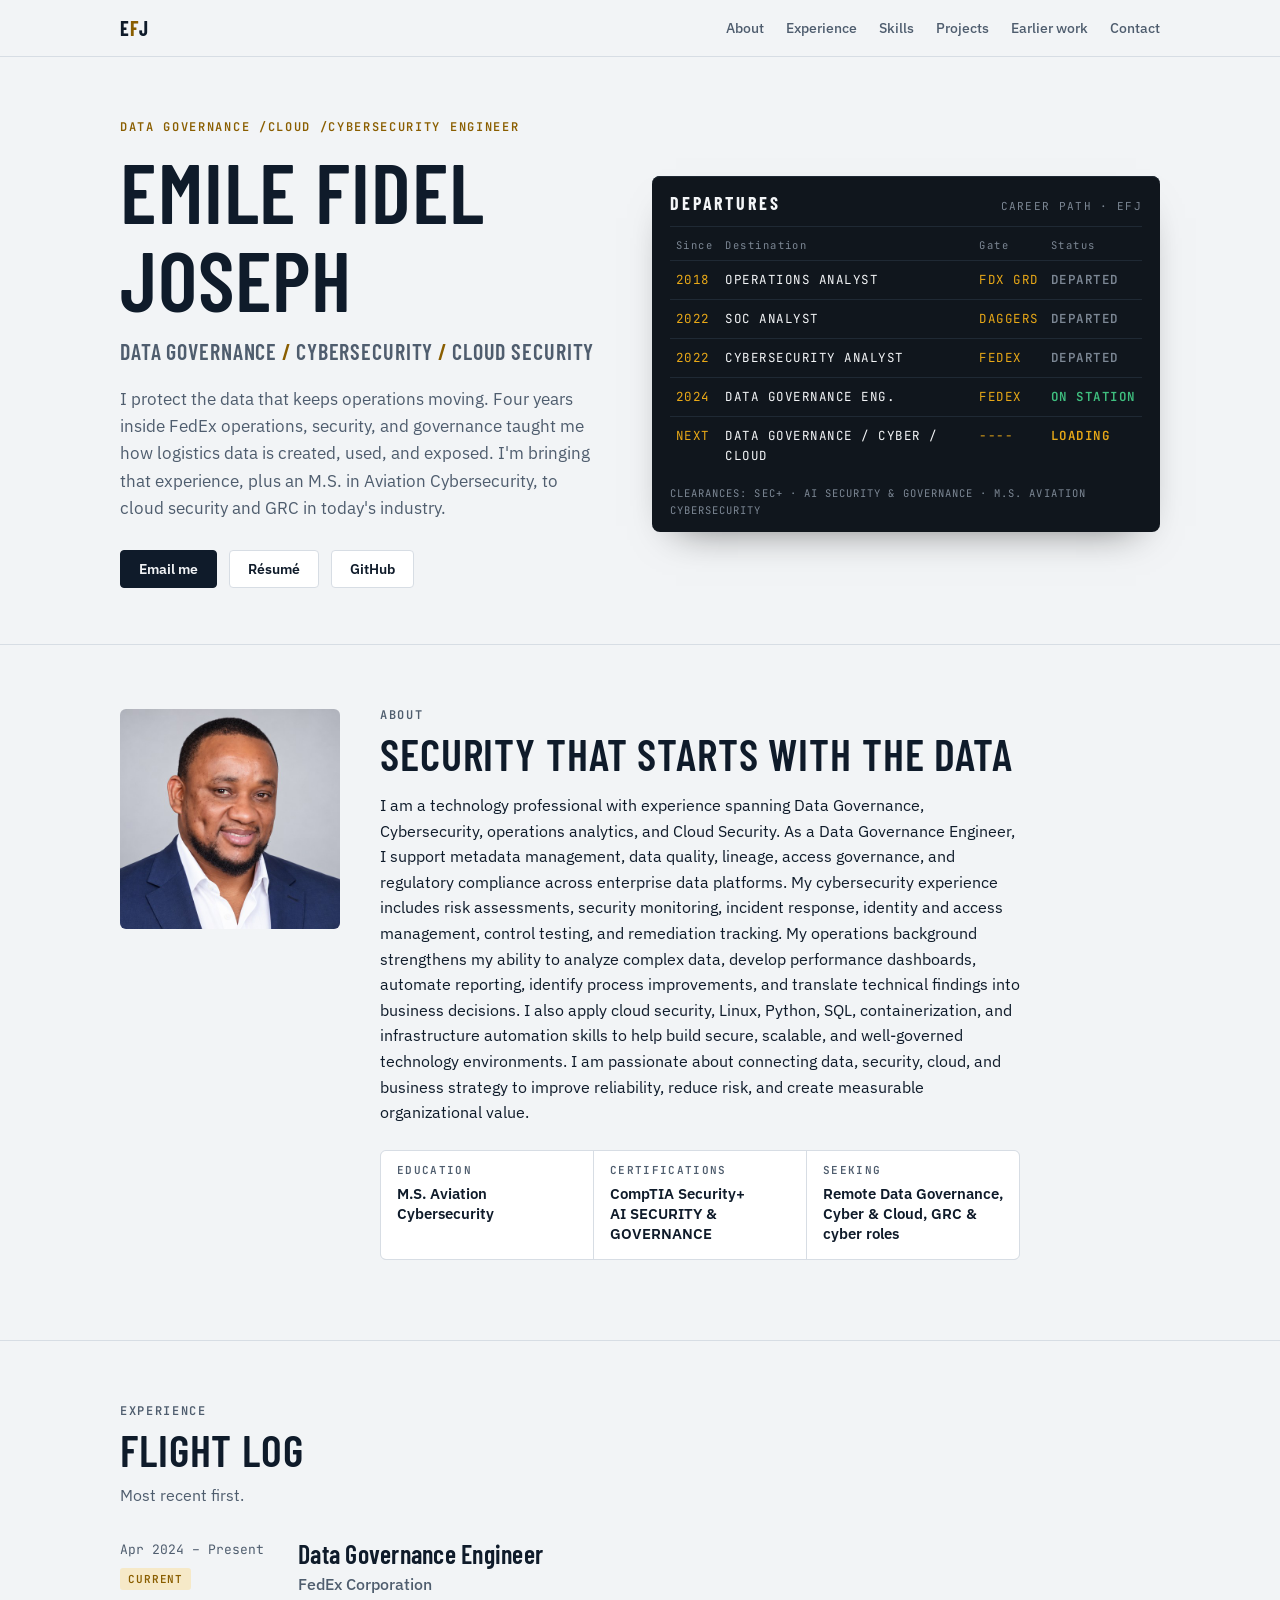
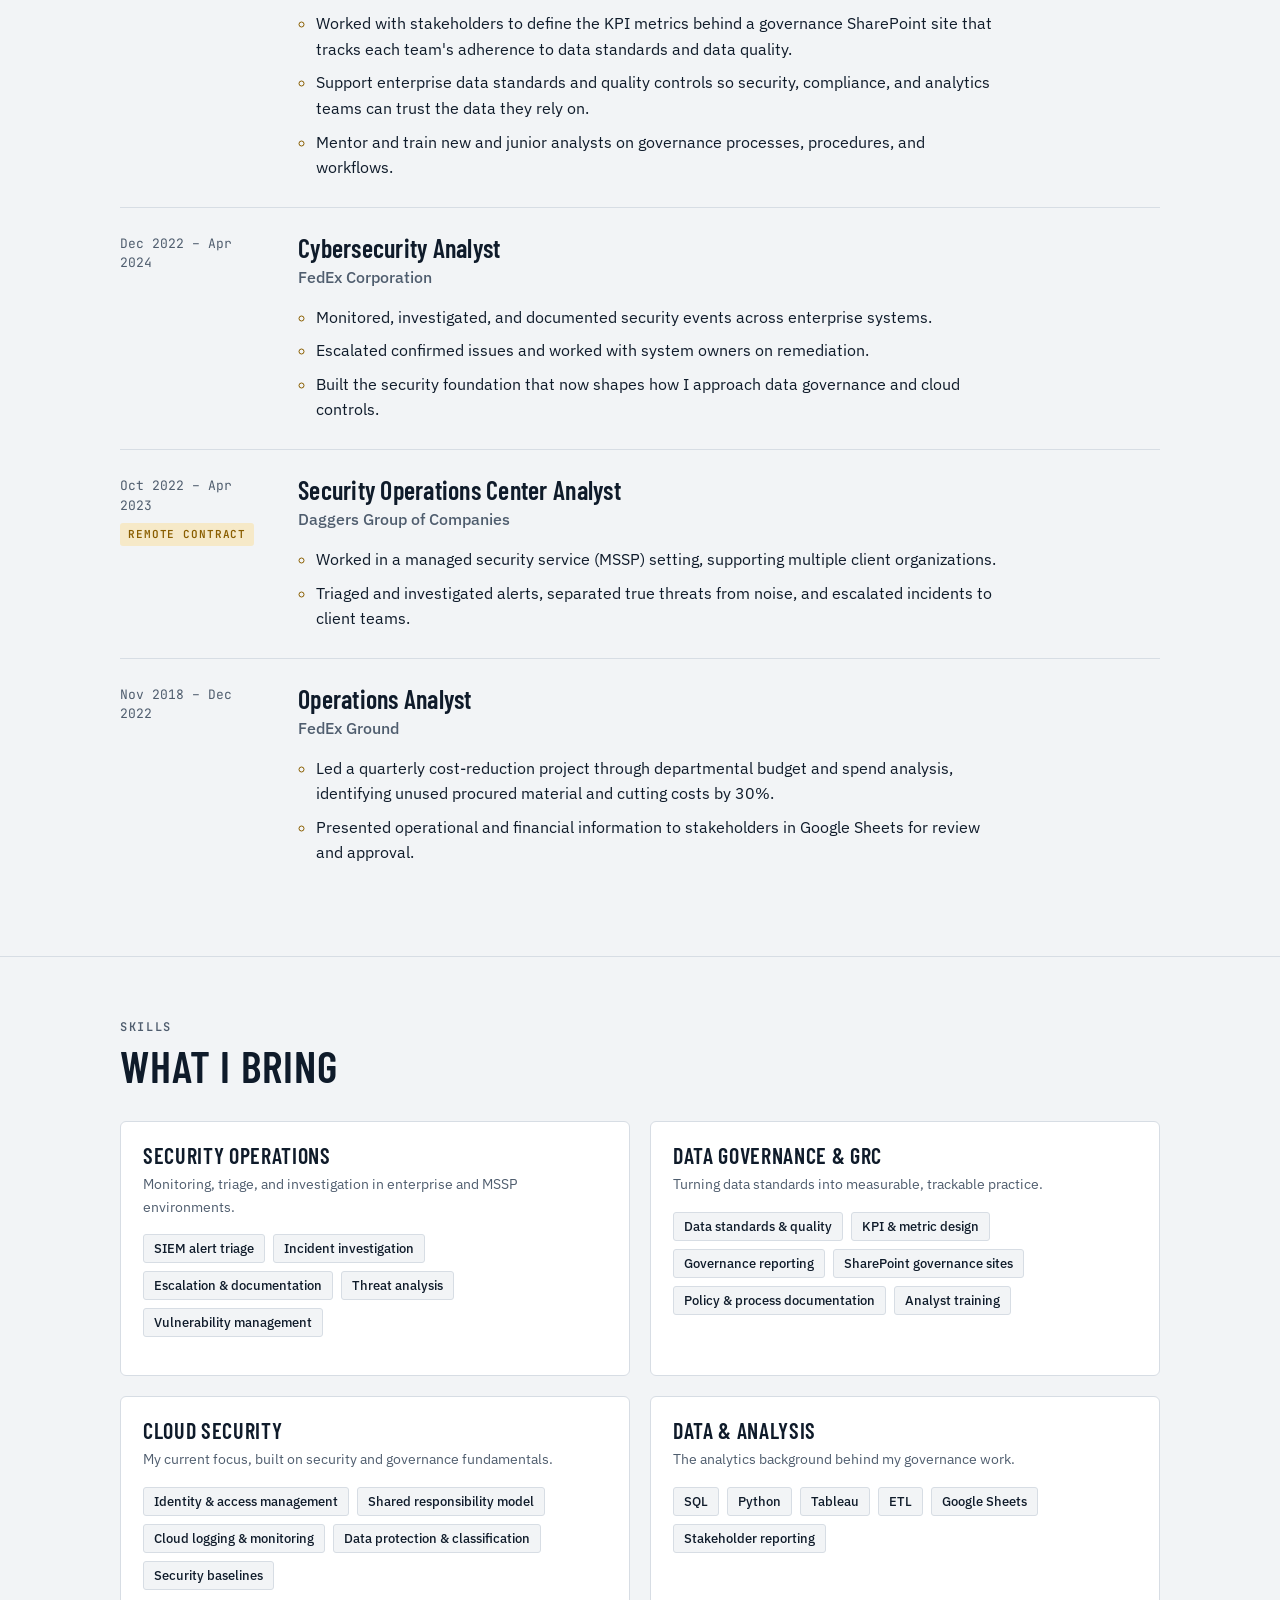
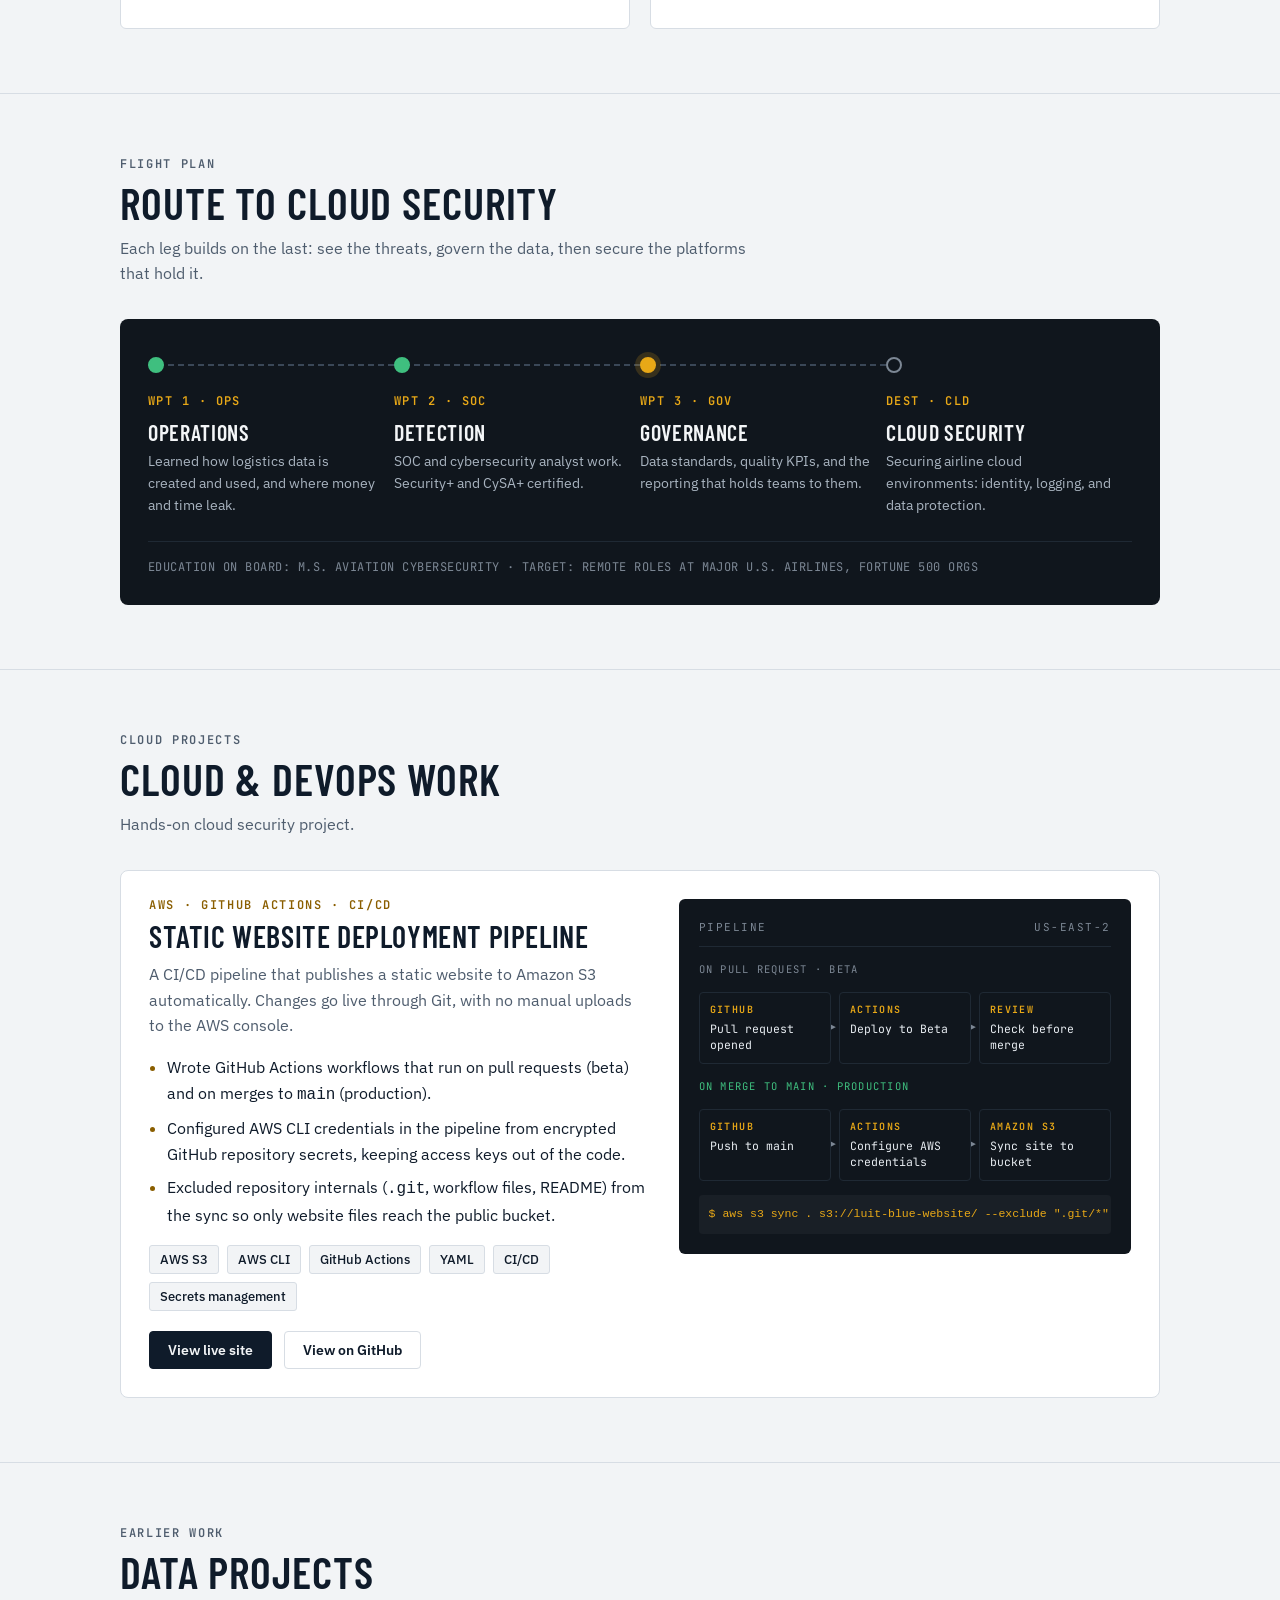
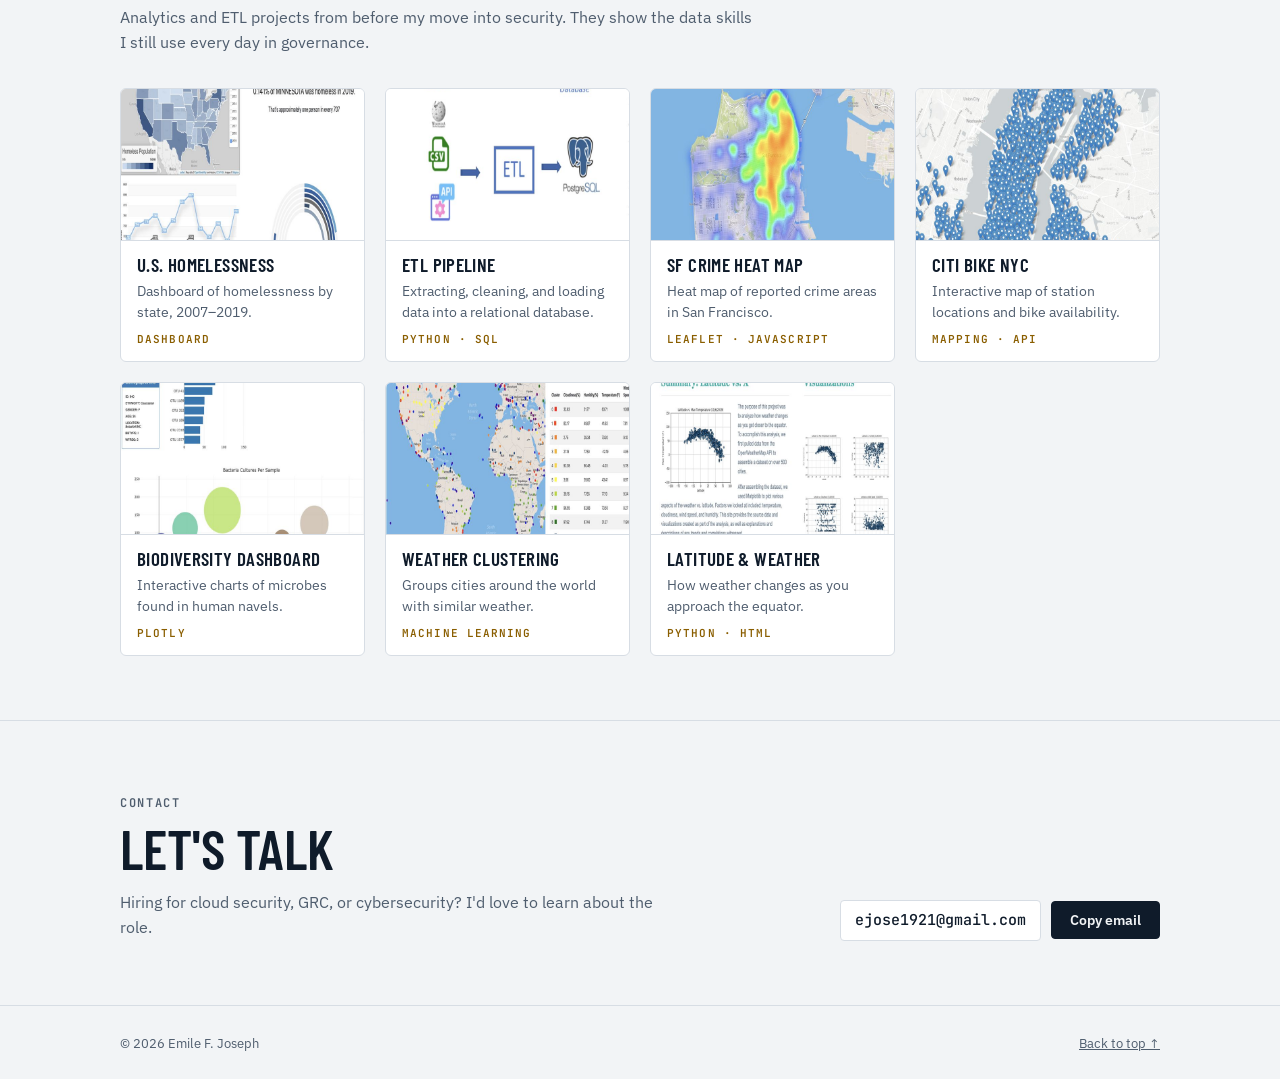
<file: index.html>
<!DOCTYPE html>
<html lang="en">
<head>
<meta charset="utf-8">
<meta name="viewport" content="width=device-width, initial-scale=1, viewport-fit=cover">
<meta name="description" content="Emile F. Joseph: cybersecurity, data governance, and cloud security. M.S. Aviation Cybersecurity, CompTIA Security+ and CySA+.">
<meta property="og:title" content="Emile F. Joseph">
<meta property="og:description" content="Cybersecurity, data governance, and cloud security.">
<meta property="og:image" content="Images/V2/headshot.jpg">
<title>Emile F. Joseph</title>
<link rel="preconnect" href="https://fonts.googleapis.com">
<link rel="preconnect" href="https://fonts.gstatic.com" crossorigin>
<link rel="stylesheet" href="https://fonts.googleapis.com/css2?family=Barlow+Condensed:wght@500;600;700&family=IBM+Plex+Sans:wght@400;500;600&family=JetBrains+Mono:wght@400;600&display=swap">
<style>
/* Layout: a single 1080px column; hero pairs the pitch with an airport departures board that charts the career path. */
:root{
  --bg:#F2F4F6; --surface:#FFFFFF; --ink:#0F1B2A; --muted:#4F5D6E; --line:#D7DDE4;
  --accent:#8A5E00; --accent-soft:#F6E9C8;
  --board:#10161D; --board-line:#1F2934; --flap:#E8A817; --flap-dim:#7C8794; --go:#3FBF7F;
  --display:"Barlow Condensed","Arial Narrow",Arial,sans-serif;
  --body:"IBM Plex Sans",system-ui,-apple-system,"Segoe UI",sans-serif;
  --mono:"JetBrains Mono",ui-monospace,Consolas,monospace;
  --wrap:1080px;
}
@media (prefers-color-scheme:dark){:root:not([data-theme="light"]){
  --bg:#0A0F15; --surface:#111923; --ink:#E7ECF1; --muted:#9AA7B5; --line:#223040;
  --accent:#F0B429; --accent-soft:#2A2210; --board:#05080C; --board-line:#1A232D; color-scheme:dark}}
:root[data-theme="dark"]{
  --bg:#0A0F15; --surface:#111923; --ink:#E7ECF1; --muted:#9AA7B5; --line:#223040;
  --accent:#F0B429; --accent-soft:#2A2210; --board:#05080C; --board-line:#1A232D; color-scheme:dark}

*{box-sizing:border-box}
html{scroll-behavior:smooth}
body{background:var(--bg);color:var(--ink);font:400 16px/1.6 var(--body);margin:0}
a{color:inherit}
:focus-visible{outline:2px solid var(--accent);outline-offset:3px;border-radius:2px}
.wrap{max-width:var(--wrap);margin:0 auto;padding-inline:20px}
h1,h2,h3{font-family:var(--display);font-weight:600;line-height:1.05;text-wrap:balance;margin:0}
p{margin:0}
.eyebrow{font:600 12px/1 var(--mono);letter-spacing:.14em;text-transform:uppercase;color:var(--accent)}

/* nav */
.nav{position:sticky;top:env(safe-area-inset-top,0px);z-index:10;background:color-mix(in srgb,var(--bg) 88%,transparent);backdrop-filter:blur(8px);border-bottom:1px solid var(--line)}
.nav .wrap{display:flex;align-items:center;justify-content:space-between;gap:16px;height:56px}
.mark{font:700 20px/1 var(--display);letter-spacing:.06em;text-decoration:none}
.mark span{color:var(--accent)}
.nav ul{display:flex;gap:22px;list-style:none;margin:0;padding:0;font-size:14px;font-weight:500}
.nav ul a{text-decoration:none;color:var(--muted)}
.nav ul a:hover{color:var(--ink)}
@media (max-width:720px){.nav ul li.opt{display:none}.nav ul{gap:16px}}

/* hero */
.hero{padding-block:64px 56px}
.hero .wrap{display:grid;grid-template-columns:1fr 1.05fr;gap:48px;align-items:center}
.hero h1{font-size:clamp(48px,7vw,84px);letter-spacing:.01em;text-transform:uppercase}
.hero .roles{margin-top:14px;font:600 clamp(18px,2.2vw,22px)/1.3 var(--display);letter-spacing:.04em;text-transform:uppercase;color:var(--muted)}
.hero .roles b{color:var(--accent);font-weight:600}
.hero p.lede{margin-top:20px;max-width:34em;font-size:17px;color:var(--muted)}
.ctas{display:flex;flex-wrap:wrap;gap:12px;margin-top:28px}
.btn{display:inline-flex;align-items:center;gap:8px;padding:11px 18px;border-radius:4px;font:600 14px/1 var(--body);text-decoration:none;border:1px solid var(--line);background:var(--surface)}
.btn.primary{background:var(--ink);color:var(--bg);border-color:var(--ink)}
.btn:hover{border-color:var(--accent)}

/* departures board */
.board{background:var(--board);border-radius:8px;padding:18px 18px 14px;color:var(--flap);font-family:var(--mono);box-shadow:0 1px 0 var(--board-line) inset,0 18px 40px -24px rgba(0,0,0,.6);min-width:0}
.board-head{display:flex;justify-content:space-between;align-items:baseline;gap:12px;padding-bottom:10px;border-bottom:1px solid var(--board-line)}
.board-head strong{font:700 18px/1 var(--display);letter-spacing:.16em;color:#F3F5F7}
.board-head span{font-size:11px;letter-spacing:.12em;color:var(--flap-dim)}
.board table{width:100%;border-collapse:collapse;font-size:12.5px;font-variant-numeric:tabular-nums}
.board th{font-weight:400;font-size:10.5px;letter-spacing:.14em;color:var(--flap-dim);text-align:left;padding:10px 6px 6px}
.board td{padding:9px 6px;border-top:1px solid var(--board-line);vertical-align:top;letter-spacing:.04em;text-transform:uppercase}
.board td.dest{color:#F3F5F7}
.board td.gate{color:var(--flap)}
.st{font-weight:600;white-space:nowrap}
.st.dep{color:var(--flap-dim)}
.st.on{color:var(--go)}
.st.brd{color:var(--flap);animation:blink 1.6s steps(2,start) infinite}
@keyframes blink{50%{opacity:.35}}
.board-foot{margin-top:10px;font-size:10.5px;letter-spacing:.1em;color:var(--flap-dim)}
@media (max-width:860px){.hero .wrap{grid-template-columns:1fr;gap:36px}}
@media (max-width:520px){.board .gate,.board th.gate{display:none}.board td,.board th{padding-inline:4px}}

/* sections */
section{padding-block:64px;border-top:1px solid var(--line)}
.sec-head{display:flex;flex-direction:column;gap:10px;margin-bottom:32px}
.sec-head h2{font-size:clamp(32px,4vw,44px);text-transform:uppercase;letter-spacing:.02em}
.sec-head p{color:var(--muted);max-width:40em}

/* about */
.about{display:grid;grid-template-columns:220px 1fr;gap:40px;align-items:start}
.about img{width:220px;height:220px;object-fit:cover;border-radius:6px;display:block}
.about .txt{display:flex;flex-direction:column;gap:16px;max-width:40em;min-width:0}
.facts{display:grid;grid-template-columns:repeat(3,minmax(0,1fr));gap:1px;background:var(--line);border:1px solid var(--line);border-radius:6px;overflow:hidden;margin-top:8px}
.facts div{background:var(--surface);padding:14px 16px}
.facts dt{font:600 11px/1 var(--mono);letter-spacing:.12em;text-transform:uppercase;color:var(--muted)}
.facts dd{margin:8px 0 0;font-weight:600;font-size:15px;line-height:1.35}
@media (max-width:720px){.about{grid-template-columns:1fr}.about img{width:160px;height:160px}.facts{grid-template-columns:1fr}}

/* experience timeline */
.log{list-style:none;margin:0;padding:0;display:flex;flex-direction:column}
.leg{display:grid;grid-template-columns:150px 1fr;gap:28px;padding-block:26px;border-top:1px solid var(--line)}
.leg:first-child{border-top:0;padding-top:0}
.when{font:400 13px/1.5 var(--mono);color:var(--muted);font-variant-numeric:tabular-nums}
.when .tag{display:inline-block;margin-top:8px;padding:3px 8px;border-radius:3px;font-size:11px;letter-spacing:.08em;text-transform:uppercase;background:var(--accent-soft);color:var(--accent);font-weight:600}
.leg h3{font-size:26px;letter-spacing:.01em}
.leg .org{margin-top:4px;color:var(--muted);font-weight:500}
.leg ul{margin:14px 0 0;padding-left:18px;display:flex;flex-direction:column;gap:8px;max-width:44em}
.leg li::marker{color:var(--accent)}
@media (max-width:640px){.leg{grid-template-columns:1fr;gap:8px}}

/* skills */
.skills{display:grid;grid-template-columns:repeat(2,minmax(0,1fr));gap:20px}
.skill{background:var(--surface);border:1px solid var(--line);border-radius:6px;padding:22px}
.skill h3{font-size:22px;text-transform:uppercase;letter-spacing:.03em}
.skill p{color:var(--muted);font-size:14px;margin-top:6px}
.chips{display:flex;flex-wrap:wrap;gap:8px;margin-top:16px;list-style:none;padding:0}
.chips li{font:500 13px/1 var(--body);padding:7px 10px;border:1px solid var(--line);border-radius:3px;background:var(--bg)}
@media (max-width:720px){.skills{grid-template-columns:1fr}}

/* flight plan */
.plan{background:var(--board);color:#E7ECF1;border-radius:8px;padding:28px;font-family:var(--body)}
.route{display:grid;grid-template-columns:repeat(4,minmax(0,1fr));gap:0;position:relative;margin-top:6px}
.wp{position:relative;padding:34px 16px 0 0;min-width:0}
.wp::before{content:"";position:absolute;top:11px;left:0;right:0;border-top:2px dashed #3A4757}
.wp:last-child::before{right:auto;width:0}
.wp .dot{position:absolute;top:4px;left:0;width:16px;height:16px;border-radius:50%;background:var(--board);border:2px solid var(--flap-dim)}
.wp.done .dot{background:var(--go);border-color:var(--go)}
.wp.now .dot{background:var(--flap);border-color:var(--flap);box-shadow:0 0 0 5px rgba(232,168,23,.18)}
.wp code{font:600 12px/1 var(--mono);letter-spacing:.12em;color:var(--flap)}
.wp h3{font-size:22px;color:#F3F5F7;margin-top:8px;text-transform:uppercase;letter-spacing:.03em}
.wp p{font-size:14px;color:#A9B4C0;margin-top:6px}
.plan-note{margin-top:24px;padding-top:16px;border-top:1px solid var(--board-line);font:400 12px/1.6 var(--mono);color:var(--flap-dim);letter-spacing:.04em}
@media (max-width:760px){
  .route{grid-template-columns:1fr}
  .wp{padding:0 0 22px 34px}
  .wp::before{top:16px;bottom:0;left:7px;right:auto;border-top:0;border-left:2px dashed #3A4757}
  .wp:last-child::before{display:none}
  .wp .dot{top:2px}
}

/* cloud projects */
.feature{display:grid;grid-template-columns:1.1fr 1fr;gap:32px;background:var(--surface);border:1px solid var(--line);border-radius:8px;padding:28px}
.feature>div{min-width:0}
.feature h3{font-size:30px;text-transform:uppercase;letter-spacing:.02em}
.feature .sum{margin-top:10px;color:var(--muted);max-width:36em}
.feature ul.pts{margin:16px 0 0;padding-left:18px;display:flex;flex-direction:column;gap:8px}
.feature ul.pts li::marker{color:var(--accent)}
.feature .links{display:flex;flex-wrap:wrap;gap:12px;margin-top:20px}
.pipe{align-self:start;background:var(--board);border-radius:6px;padding:20px;font-family:var(--mono);color:#E7ECF1;display:flex;flex-direction:column;gap:14px}
.pipe-head{display:flex;justify-content:space-between;gap:12px;font-size:11px;letter-spacing:.14em;color:var(--flap-dim);padding-bottom:10px;border-bottom:1px solid var(--board-line)}
.lane{display:grid;grid-template-columns:repeat(3,minmax(0,1fr));gap:8px;align-items:stretch}
.stage{border:1px solid var(--board-line);border-radius:4px;padding:10px;font-size:11.5px;line-height:1.4;position:relative;min-width:0;overflow-wrap:break-word}
.stage b{display:block;font-size:10px;letter-spacing:.14em;color:var(--flap);font-weight:600;margin-bottom:4px}
.stage+.stage::before{content:"\25B6";position:absolute;left:-9px;top:50%;transform:translateY(-50%);font-size:8px;color:var(--flap-dim)}
.lane-tag{font-size:10.5px;letter-spacing:.12em;color:var(--flap-dim);text-transform:uppercase}
.lane-tag.prod{color:var(--go)}
.pipe code.cmd{display:block;font-size:11.5px;color:var(--flap);background:rgba(255,255,255,.04);border-radius:4px;padding:10px;overflow-x:auto;white-space:nowrap}
.feature ul.pts code{white-space:nowrap}
@media (max-width:860px){.feature{grid-template-columns:1fr;padding:20px}}
@media (max-width:520px){.lane{grid-template-columns:1fr;gap:10px}.stage+.stage::before{content:"\25BC";left:50%;top:-9px;transform:translateX(-50%)}}

/* earlier work */
.projects{display:grid;grid-template-columns:repeat(auto-fill,minmax(230px,1fr));gap:20px}
.proj{display:flex;flex-direction:column;text-decoration:none;background:var(--surface);border:1px solid var(--line);border-radius:6px;overflow:hidden;transition:border-color .2s,transform .2s}
.proj:hover{border-color:var(--accent);transform:translateY(-2px)}
.proj img{width:100%;aspect-ratio:16/10;object-fit:cover;display:block;border-bottom:1px solid var(--line)}
.proj div{padding:14px 16px 16px}
.proj h3{font-size:19px;text-transform:uppercase;letter-spacing:.02em}
.proj p{font-size:13.5px;color:var(--muted);margin-top:6px}
.proj small{display:block;margin-top:10px;font:600 11px/1 var(--mono);letter-spacing:.1em;color:var(--accent);text-transform:uppercase}

/* contact */
.contact{display:flex;flex-wrap:wrap;justify-content:space-between;align-items:end;gap:28px}
.contact h2{font-size:clamp(36px,5vw,56px);text-transform:uppercase}
.contact p{color:var(--muted);margin-top:12px;max-width:34em}
.mail{display:flex;flex-wrap:wrap;align-items:center;gap:10px}
.mail code{font:500 15px/1 var(--mono);padding:12px 14px;border:1px solid var(--line);border-radius:4px;background:var(--surface);user-select:all}
footer{padding-block:28px;border-top:1px solid var(--line);font-size:13px;color:var(--muted)}
footer .wrap{display:flex;flex-wrap:wrap;justify-content:space-between;gap:12px}

@media (prefers-reduced-motion:reduce){*{animation:none!important;transition:none!important}html{scroll-behavior:auto}}
</style>
</head>
<body>


<nav class="nav" aria-label="Primary">
  <div class="wrap">
    <a class="mark" href="#top">E<span>F</span>J</a>
    <ul>
      <li><a href="#about">About</a></li>
      <li><a href="#experience">Experience</a></li>
      <li class="opt"><a href="#skills">Skills</a></li>
      <li><a href="#projects">Projects</a></li>
      <li class="opt"><a href="#earlier">Earlier work</a></li>
      <li><a href="#contact">Contact</a></li>
    </ul>
  </div>
</nav>

<header class="hero" id="top">
  <div class="wrap">
    <div>
      <p class="eyebrow">Data Governance /Cloud /Cybersecurity Engineer</p>
      <h1 style="margin-top:14px">Emile Fidel Joseph</h1>
      <p class="roles">Data Governance <b>/</b> Cybersecurity <b>/</b> Cloud Security</p>
      <p class="lede">I protect the data that keeps operations moving. Four years inside FedEx operations, security, and governance taught me how logistics data is created, used, and exposed. I'm bringing that experience, plus an M.S. in Aviation Cybersecurity, to cloud security and GRC in today's industry.</p>
      <div class="ctas">
        <a class="btn primary" href="mailto:ejose1921@gmail.com">Email me</a>
        <a class="btn" href="Emile_JosephSr_Resume.pdf" target="_blank" rel="noopener">Résumé</a>
        <a class="btn" href="https://github.com/ejosephsr" target="_blank" rel="noopener">GitHub</a>
      </div>
    </div>

    <div class="board" role="region" aria-label="Career path shown as a departures board">
      <div class="board-head"><strong>DEPARTURES</strong><span>CAREER PATH · EFJ</span></div>
      <table>
        <thead><tr><th>Since</th><th>Destination</th><th class="gate">Gate</th><th>Status</th></tr></thead>
        <tbody>
          <tr><td>2018</td><td class="dest flap">Operations Analyst</td><td class="gate flap">FDX GRD</td><td><span class="st dep">Departed</span></td></tr>
          <tr><td>2022</td><td class="dest flap">SOC Analyst</td><td class="gate flap">DAGGERS</td><td><span class="st dep">Departed</span></td></tr>
          <tr><td>2022</td><td class="dest flap">Cybersecurity Analyst</td><td class="gate flap">FEDEX</td><td><span class="st dep">Departed</span></td></tr>
          <tr><td>2024</td><td class="dest flap">Data Governance Eng.</td><td class="gate flap">FEDEX</td><td><span class="st on">On station</span></td></tr>
          <tr><td>Next</td><td class="dest flap">Data Governance / Cyber / Cloud</td><td class="gate flap">----</td><td><span class="st brd">Loading</span></td></tr>
        </tbody>
      </table>
      <p class="board-foot">CLEARANCES: SEC+ · AI SECURITY & GOVERNANCE · M.S. AVIATION CYBERSECURITY</p>
    </div>
  </div>
</header>

<main>
  <section id="about">
    <div class="wrap about">
      <img src="Images/V2/headshot.jpg" alt="Portrait of Emile F. Joseph" width="220" height="220">
      <div class="txt">
        <div class="sec-head" style="margin-bottom:0">
          <p class="eyebrow">About</p>
          <h2>Security that starts with the data</h2>
        </div>
        <p>I am a technology professional with experience spanning Data Governance, Cybersecurity, operations analytics, and Cloud Security. As a Data Governance Engineer, I support metadata management, data quality, lineage, access governance, and regulatory compliance across enterprise data platforms. 
          My cybersecurity experience includes risk assessments, security monitoring, incident response, identity and access management, control testing, and remediation tracking. My operations background strengthens my ability to analyze complex data, develop performance dashboards, automate reporting, identify process improvements, and translate technical findings into business decisions. I also apply cloud security, Linux, Python, SQL, containerization, and infrastructure automation skills to help build secure, scalable, and well-governed technology environments. I am passionate about connecting data, security, cloud, and business strategy to improve reliability, reduce risk, and create measurable organizational value.</p>
        <dl class="facts">
          <div><dt>Education</dt><dd>M.S. Aviation Cybersecurity</dd></div>
          <div><dt>Certifications</dt><dd>CompTIA Security+<br>AI SECURITY & GOVERNANCE</dd></div>
          <div><dt>Seeking</dt><dd>Remote Data Governance, Cyber & Cloud, GRC &amp; cyber roles</dd></div>
        </dl>
      </div>
    </div>
  </section>

  <section id="experience">
    <div class="wrap">
      <div class="sec-head">
        <p class="eyebrow">Experience</p>
        <h2>Flight log</h2>
        <p>Most recent first.</p>
      </div>
      <ol class="log">
        <li class="leg">
          <div class="when">Apr 2024 – Present<br><span class="tag">Current</span></div>
          <div>
            <h3>Data Governance Engineer</h3>
            <p class="org">FedEx Corporation</p>
            <ul>
              <li>Worked with stakeholders to define the KPI metrics behind a governance SharePoint site that tracks each team's adherence to data standards and data quality.</li>
              <li>Support enterprise data standards and quality controls so security, compliance, and analytics teams can trust the data they rely on.</li>
              <li>Mentor and train new and junior analysts on governance processes, procedures, and workflows.</li>
            </ul>
          </div>
        </li>
        <li class="leg">
          <div class="when">Dec 2022 – Apr 2024</div>
          <div>
            <h3>Cybersecurity Analyst</h3>
            <p class="org">FedEx Corporation</p>
            <ul>
              <li>Monitored, investigated, and documented security events across enterprise systems.</li>
              <li>Escalated confirmed issues and worked with system owners on remediation.</li>
              <li>Built the security foundation that now shapes how I approach data governance and cloud controls.</li>
            </ul>
          </div>
        </li>
        <li class="leg">
          <div class="when">Oct 2022 – Apr 2023<br><span class="tag">Remote contract</span></div>
          <div>
            <h3>Security Operations Center Analyst</h3>
            <p class="org">Daggers Group of Companies</p>
            <ul>
              <li>Worked in a managed security service (MSSP) setting, supporting multiple client organizations.</li>
              <li>Triaged and investigated alerts, separated true threats from noise, and escalated incidents to client teams.</li>
            </ul>
          </div>
        </li>
        <li class="leg">
          <div class="when">Nov 2018 – Dec 2022</div>
          <div>
            <h3>Operations Analyst</h3>
            <p class="org">FedEx Ground</p>
            <ul>
              <li>Led a quarterly cost-reduction project through departmental budget and spend analysis, identifying unused procured material and cutting costs by 30%.</li>
              <li>Presented operational and financial information to stakeholders in Google Sheets for review and approval.</li>
            </ul>
          </div>
        </li>
      </ol>
    </div>
  </section>

  <section id="skills">
    <div class="wrap">
      <div class="sec-head">
        <p class="eyebrow">Skills</p>
        <h2>What I bring</h2>
      </div>
      <div class="skills">
        <div class="skill">
          <h3>Security operations</h3>
          <p>Monitoring, triage, and investigation in enterprise and MSSP environments.</p>
          <ul class="chips"><li>SIEM alert triage</li><li>Incident investigation</li><li>Escalation &amp; documentation</li><li>Threat analysis</li><li>Vulnerability management</li></ul>
        </div>
        <div class="skill">
          <h3>Data governance &amp; GRC</h3>
          <p>Turning data standards into measurable, trackable practice.</p>
          <ul class="chips"><li>Data standards &amp; quality</li><li>KPI &amp; metric design</li><li>Governance reporting</li><li>SharePoint governance sites</li><li>Policy &amp; process documentation</li><li>Analyst training</li></ul>
        </div>
        <div class="skill">
          <h3>Cloud security</h3>
          <p>My current focus, built on security and governance fundamentals.</p>
          <ul class="chips"><li>Identity &amp; access management</li><li>Shared responsibility model</li><li>Cloud logging &amp; monitoring</li><li>Data protection &amp; classification</li><li>Security baselines</li></ul>
        </div>
        <div class="skill">
          <h3>Data &amp; analysis</h3>
          <p>The analytics background behind my governance work.</p>
          <ul class="chips"><li>SQL</li><li>Python</li><li>Tableau</li><li>ETL</li><li>Google Sheets</li><li>Stakeholder reporting</li></ul>
        </div>
      </div>
    </div>
  </section>

  <section id="route">
    <div class="wrap">
      <div class="sec-head">
        <p class="eyebrow">Flight plan</p>
        <h2>Route to cloud security</h2>
        <p>Each leg builds on the last: see the threats, govern the data, then secure the platforms that hold it.</p>
      </div>
      <div class="plan">
        <div class="route">
          <div class="wp done"><span class="dot"></span><code>WPT 1 · OPS</code><h3>Operations</h3><p>Learned how logistics data is created and used, and where money and time leak.</p></div>
          <div class="wp done"><span class="dot"></span><code>WPT 2 · SOC</code><h3>Detection</h3><p>SOC and cybersecurity analyst work. Security+ and CySA+ certified.</p></div>
          <div class="wp now"><span class="dot"></span><code>WPT 3 · GOV</code><h3>Governance</h3><p>Data standards, quality KPIs, and the reporting that holds teams to them.</p></div>
          <div class="wp"><span class="dot"></span><code>DEST · CLD</code><h3>Cloud security</h3><p>Securing airline cloud environments: identity, logging, and data protection.</p></div>
        </div>
        <p class="plan-note">EDUCATION ON BOARD: M.S. AVIATION CYBERSECURITY · TARGET: REMOTE ROLES AT MAJOR U.S. AIRLINES, FORTUNE 500 ORGS</p>
      </div>
    </div>
  </section>

  <section id="projects">
    <div class="wrap">
      <div class="sec-head">
        <p class="eyebrow">Cloud projects</p>
        <h2>Cloud &amp; DevOps work</h2>
        <p>Hands-on cloud security project.</p>
      </div>
      <article class="feature">
        <div>
          <p class="eyebrow">AWS · GitHub Actions · CI/CD</p>
          <h3 style="margin-top:10px">Static website deployment pipeline</h3>
          <p class="sum">A CI/CD pipeline that publishes a static website to Amazon S3 automatically. Changes go live through Git, with no manual uploads to the AWS console.</p>
          <ul class="pts">
            <li>Wrote GitHub Actions workflows that run on pull requests (beta) and on merges to <code>main</code> (production).</li>
            <li>Configured AWS CLI credentials in the pipeline from encrypted GitHub repository secrets, keeping access keys out of the code.</li>
            <li>Excluded repository internals (<code>.git</code>, workflow files, README) from the sync so only website files reach the public bucket.</li>
          </ul>
          <ul class="chips"><li>AWS S3</li><li>AWS CLI</li><li>GitHub Actions</li><li>YAML</li><li>CI/CD</li><li>Secrets management</li></ul>
          <div class="links">
            <a class="btn primary" href="https://luit-blue-website.s3.us-east-2.amazonaws.com/website.html" target="_blank" rel="noopener">View live site</a>
            <a class="btn" href="https://github.com/ejosephSr/CI-CD-static-website-automation" target="_blank" rel="noopener">View on GitHub</a>
          </div>
        </div>
        <div class="pipe" role="img" aria-label="Pipeline: pull requests run the beta workflow; merges to main run the production workflow, which syncs the site to an S3 bucket in us-east-2.">
          <div class="pipe-head"><span>PIPELINE</span><span>US-EAST-2</span></div>
          <span class="lane-tag">On pull request · beta</span>
          <div class="lane">
            <div class="stage"><b>GITHUB</b>Pull request opened</div>
            <div class="stage"><b>ACTIONS</b>Deploy to Beta</div>
            <div class="stage"><b>REVIEW</b>Check before merge</div>
          </div>
          <span class="lane-tag prod">On merge to main · production</span>
          <div class="lane">
            <div class="stage"><b>GITHUB</b>Push to main</div>
            <div class="stage"><b>ACTIONS</b>Configure AWS credentials</div>
            <div class="stage"><b>AMAZON S3</b>Sync site to bucket</div>
          </div>
          <code class="cmd">$ aws s3 sync . s3://luit-blue-website/ --exclude ".git/*" --exclude ".github/*"</code>
        </div>
      </article>
    </div>
  </section>

  <section id="earlier">
    <div class="wrap">
      <div class="sec-head">
        <p class="eyebrow">Earlier work</p>
        <h2>Data projects</h2>
        <p>Analytics and ETL projects from before my move into security. They show the data skills I still use every day in governance.</p>
      </div>
      <div class="projects">
        <a class="proj" href="https://dashboard-homelessness-usa.herokuapp.com/" target="_blank" rel="noopener"><img src="Images/V2/homeless.jpg" alt="Homelessness dashboard screenshot"><div><h3>U.S. homelessness</h3><p>Dashboard of homelessness by state, 2007–2019.</p><small>Dashboard</small></div></a>
        <a class="proj" href="https://github.com/ejosephSr/ETL-Project/blob/master/Because_we_are_happy.ipynb" target="_blank" rel="noopener"><img src="Images/V2/etl.jpg" alt="ETL project database diagram"><div><h3>ETL pipeline</h3><p>Extracting, cleaning, and loading data into a relational database.</p><small>Python · SQL</small></div></a>
        <a class="proj" href="https://ejosephsr.github.io/Police-Crime-heatmap/" target="_blank" rel="noopener"><img src="Images/V2/crime.jpg" alt="San Francisco crime heat map"><div><h3>SF crime heat map</h3><p>Heat map of reported crime areas in San Francisco.</p><small>Leaflet · JavaScript</small></div></a>
        <a class="proj" href="https://ejosephsr.github.io/City-bikes-in-New-York/" target="_blank" rel="noopener"><img src="Images/V2/citibike.jpg" alt="Citi Bike station map"><div><h3>Citi Bike NYC</h3><p>Interactive map of station locations and bike availability.</p><small>Mapping · API</small></div></a>
        <a class="proj" href="https://ejosephsr.github.io/Plot.ly/" target="_blank" rel="noopener"><img src="Images/V2/belly.jpg" alt="Belly button biodiversity dashboard"><div><h3>Biodiversity dashboard</h3><p>Interactive charts of microbes found in human navels.</p><small>Plotly</small></div></a>
        <a class="proj" href="https://barrytik.github.io/Weather-Clustering/" target="_blank" rel="noopener"><img src="Images/V2/weather.jpg" alt="Weather clustering map"><div><h3>Weather clustering</h3><p>Groups cities around the world with similar weather.</p><small>Machine learning</small></div></a>
        <a class="proj" href="https://ejosephsr.github.io/Web-Design-Challenge/" target="_blank" rel="noopener"><img src="Images/V2/latitude.jpg" alt="Latitude and weather analysis"><div><h3>Latitude &amp; weather</h3><p>How weather changes as you approach the equator.</p><small>Python · HTML</small></div></a>
      </div>
    </div>
  </section>

  <section id="contact">
    <div class="wrap contact">
      <div>
        <p class="eyebrow">Contact</p>
        <h2 style="margin-top:10px">Let's talk</h2>
        <p>Hiring for cloud security, GRC, or cybersecurity? I'd love to learn about the role.</p>
      </div>
      <div class="mail">
        <code id="email">ejose1921@gmail.com</code>
        <button class="btn primary" id="copy" type="button">Copy email</button>
      </div>
    </div>
  </section>
</main>

<footer>
  <div class="wrap"><span>© 2026 Emile F. Joseph</span><a href="#top">Back to top ↑</a></div>
</footer>

<script>
(function(){
  var btn=document.getElementById('copy'),addr=document.getElementById('email').textContent;
  btn.addEventListener('click',function(){
    function sel(){var r=document.createRange();r.selectNodeContents(document.getElementById('email'));var s=getSelection();s.removeAllRanges();s.addRange(r);btn.textContent='Selected, press Ctrl+C';}
    try{navigator.clipboard.writeText(addr).then(function(){btn.textContent='Copied';setTimeout(function(){btn.textContent='Copy email'},2000)},sel)}catch(e){sel()}
  });
  // Split-flap settle on load; real text is already in the HTML.
  if(matchMedia('(prefers-reduced-motion: reduce)').matches)return;
  var chars='ABCDEFGHIJKLMNOPQRSTUVWXYZ0123456789';
  document.querySelectorAll('.board .flap').forEach(function(el,i){
    var final=el.textContent,t=0,steps=10+i%5;
    var id=setInterval(function(){
      t++;
      el.textContent=final.split('').map(function(c,k){
        if(c===' '||c==='.'||k<final.length*t/steps)return c;
        return chars[(Math.random()*chars.length)|0];
      }).join('');
      if(t>=steps){clearInterval(id);el.textContent=final;}
    },45);
  });
})();
</script>

</body>
</html>
</file>
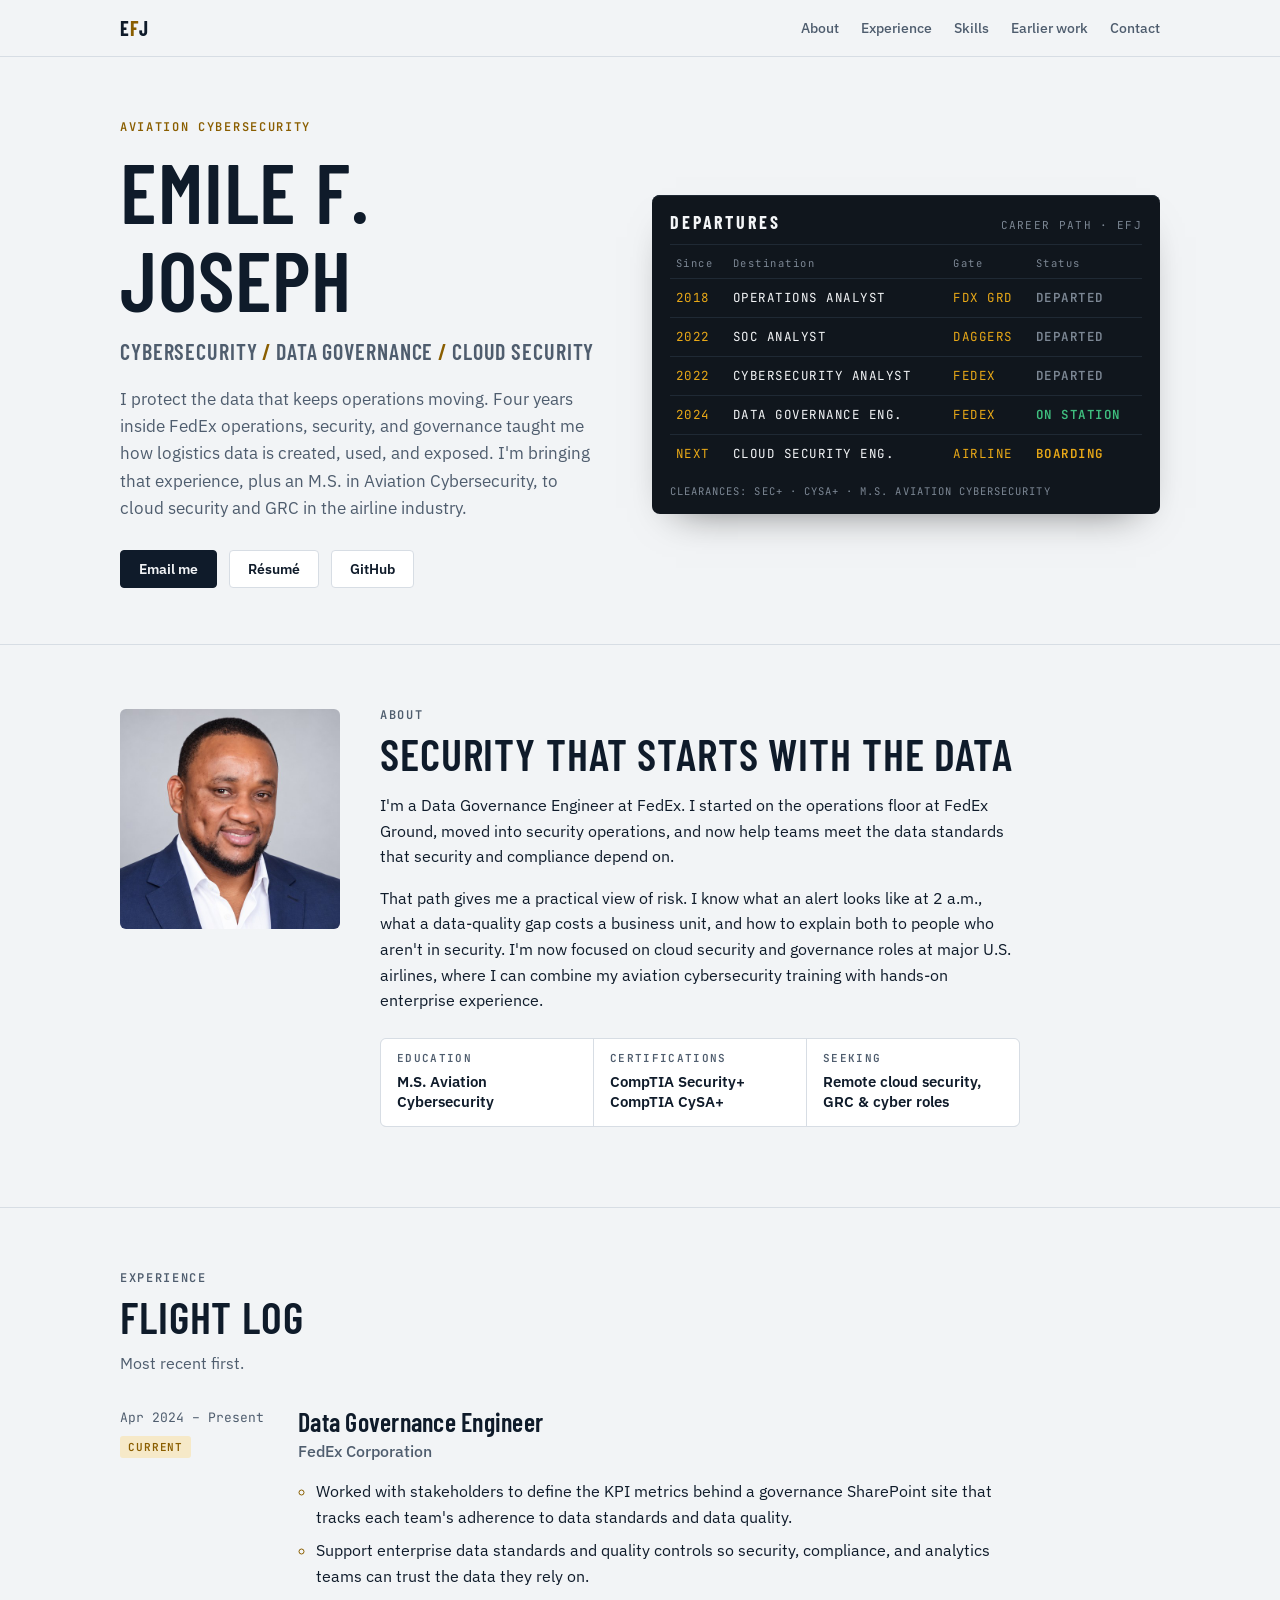
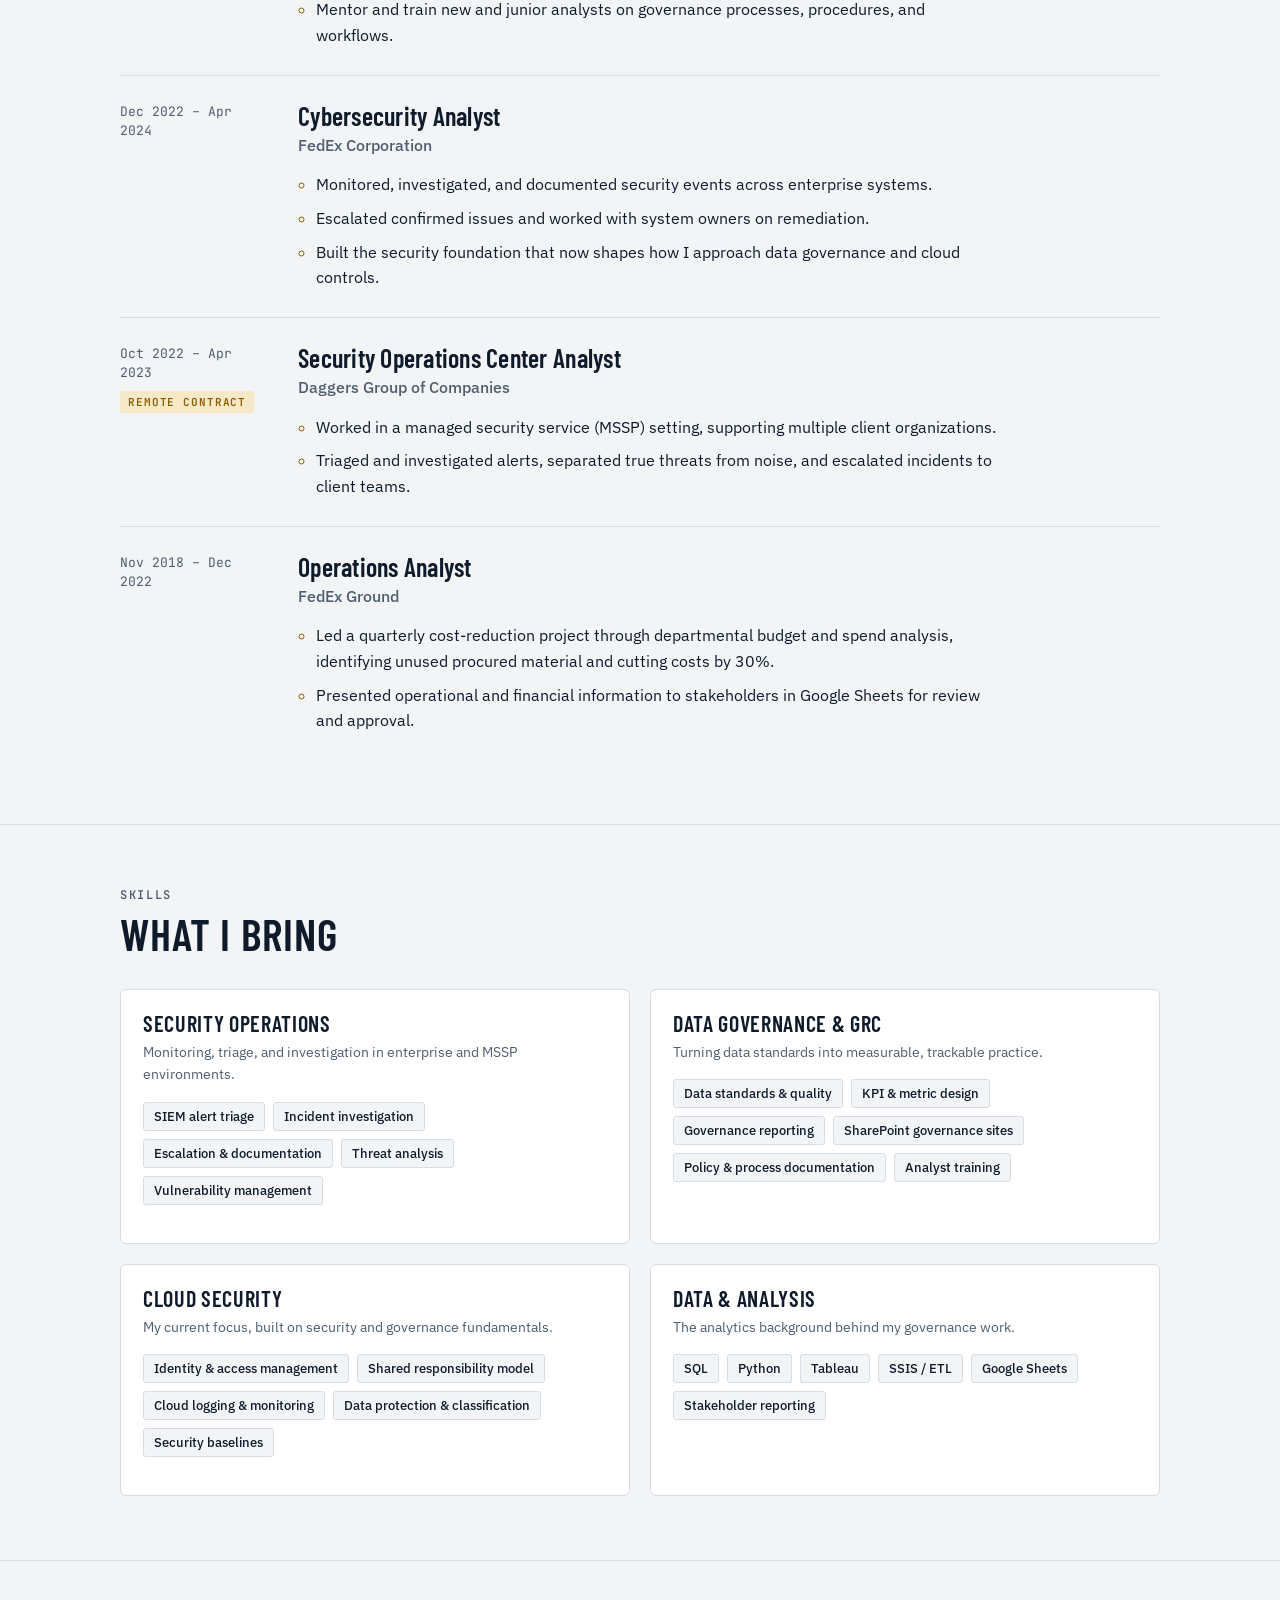
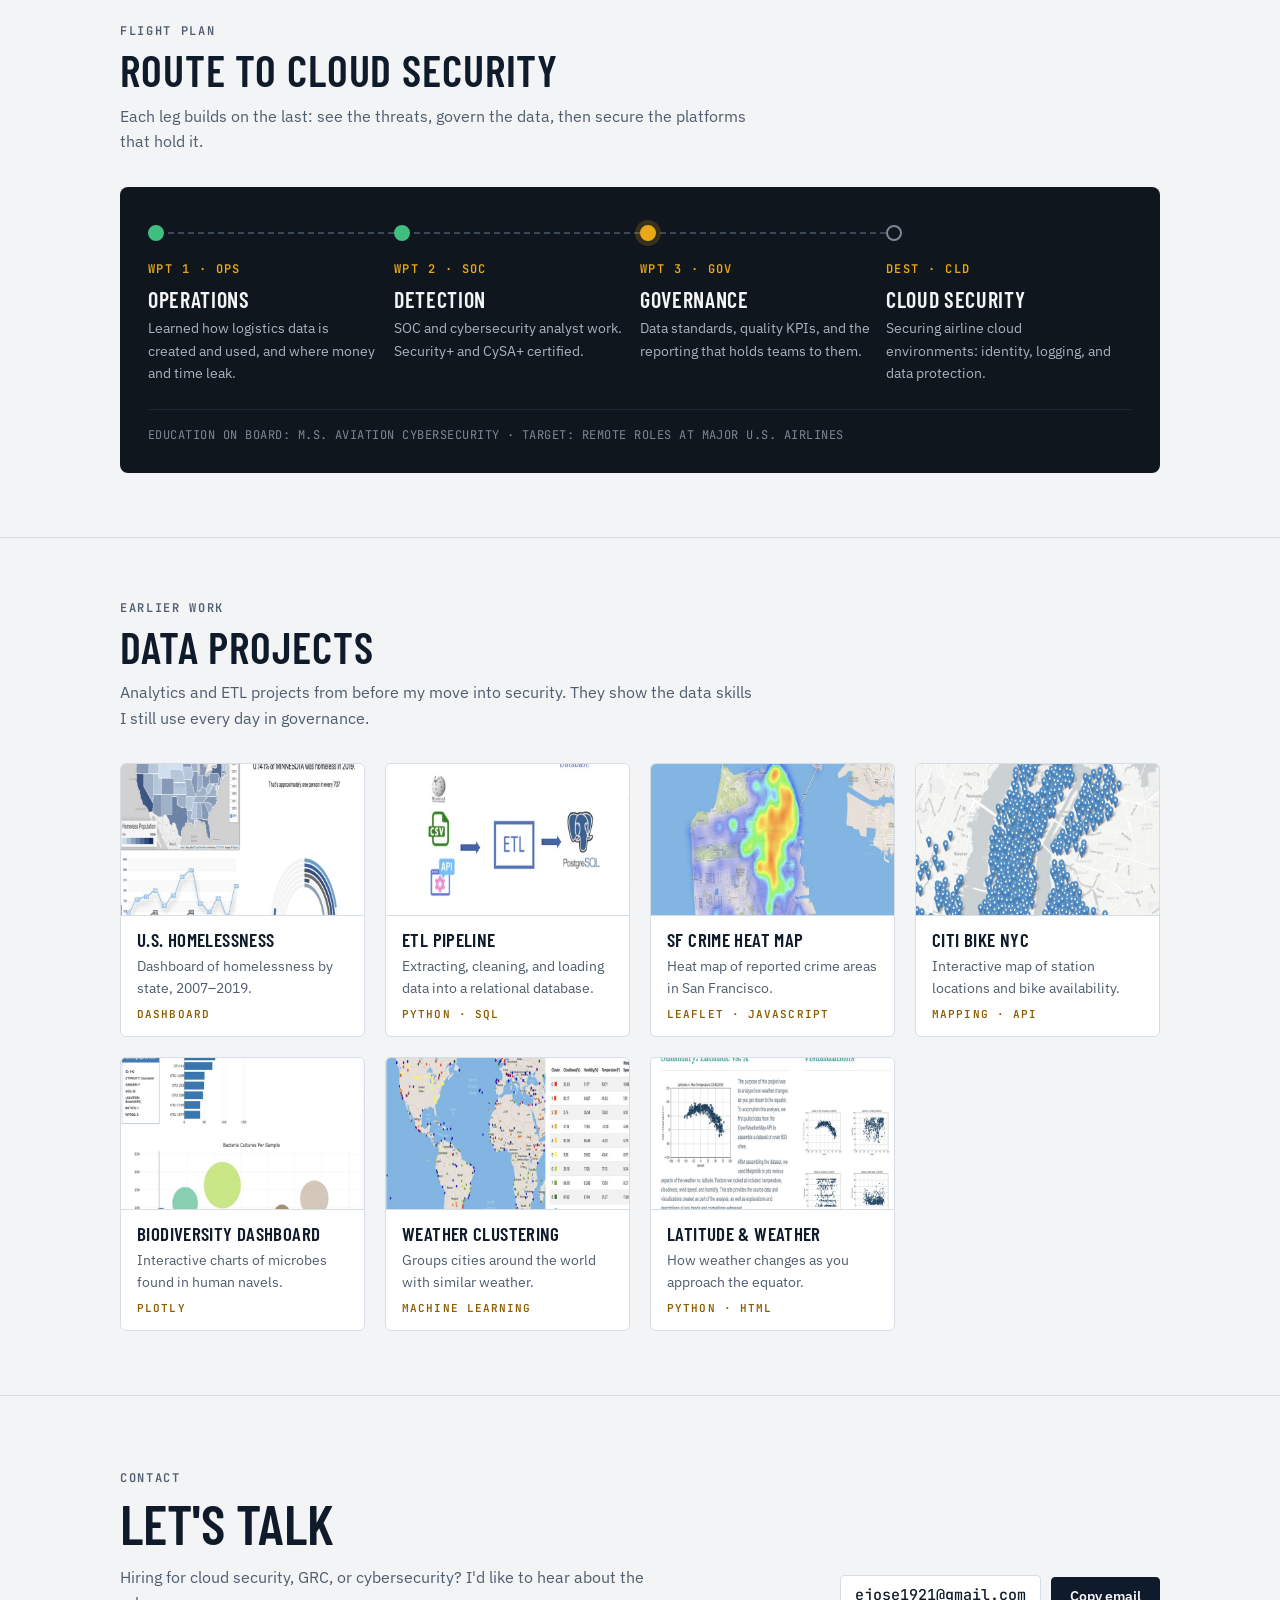
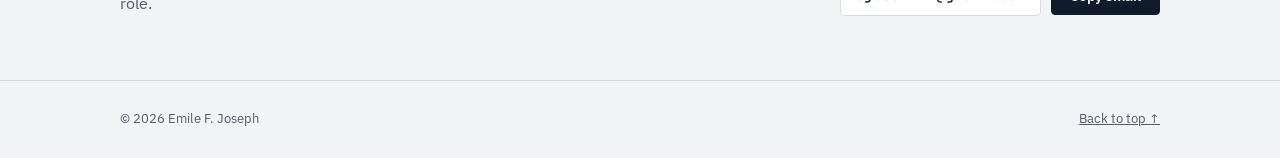
<file: index_2.html>
<!DOCTYPE html>
<html lang="en">
<head>
<meta charset="utf-8">
<meta name="viewport" content="width=device-width, initial-scale=1, viewport-fit=cover">
<meta name="description" content="Emile F. Joseph: cybersecurity, data governance, and cloud security. M.S. Aviation Cybersecurity, CompTIA Security+ and CySA+.">
<meta property="og:title" content="Emile F. Joseph">
<meta property="og:description" content="Cybersecurity, data governance, and cloud security.">
<meta property="og:image" content="headshot.jpg">
<title>Emile F. Joseph</title>
<link rel="preconnect" href="https://fonts.googleapis.com">
<link rel="preconnect" href="https://fonts.gstatic.com" crossorigin>
<link rel="stylesheet" href="https://fonts.googleapis.com/css2?family=Barlow+Condensed:wght@500;600;700&family=IBM+Plex+Sans:wght@400;500;600&family=JetBrains+Mono:wght@400;600&display=swap">
<style>
/* Layout: a single 1080px column; hero pairs the pitch with an airport departures board that charts the career path. */
:root{
  --bg:#F2F4F6; --surface:#FFFFFF; --ink:#0F1B2A; --muted:#4F5D6E; --line:#D7DDE4;
  --accent:#8A5E00; --accent-soft:#F6E9C8;
  --board:#10161D; --board-line:#1F2934; --flap:#E8A817; --flap-dim:#7C8794; --go:#3FBF7F;
  --display:"Barlow Condensed","Arial Narrow",Arial,sans-serif;
  --body:"IBM Plex Sans",system-ui,-apple-system,"Segoe UI",sans-serif;
  --mono:"JetBrains Mono",ui-monospace,Consolas,monospace;
  --wrap:1080px;
}
@media (prefers-color-scheme:dark){:root:not([data-theme="light"]){
  --bg:#0A0F15; --surface:#111923; --ink:#E7ECF1; --muted:#9AA7B5; --line:#223040;
  --accent:#F0B429; --accent-soft:#2A2210; --board:#05080C; --board-line:#1A232D; color-scheme:dark}}
:root[data-theme="dark"]{
  --bg:#0A0F15; --surface:#111923; --ink:#E7ECF1; --muted:#9AA7B5; --line:#223040;
  --accent:#F0B429; --accent-soft:#2A2210; --board:#05080C; --board-line:#1A232D; color-scheme:dark}

*{box-sizing:border-box}
html{scroll-behavior:smooth}
body{background:var(--bg);color:var(--ink);font:400 16px/1.6 var(--body);margin:0}
a{color:inherit}
:focus-visible{outline:2px solid var(--accent);outline-offset:3px;border-radius:2px}
.wrap{max-width:var(--wrap);margin:0 auto;padding-inline:20px}
h1,h2,h3{font-family:var(--display);font-weight:600;line-height:1.05;text-wrap:balance;margin:0}
p{margin:0}
.eyebrow{font:600 12px/1 var(--mono);letter-spacing:.14em;text-transform:uppercase;color:var(--accent)}

/* nav */
.nav{position:sticky;top:env(safe-area-inset-top,0px);z-index:10;background:color-mix(in srgb,var(--bg) 88%,transparent);backdrop-filter:blur(8px);border-bottom:1px solid var(--line)}
.nav .wrap{display:flex;align-items:center;justify-content:space-between;gap:16px;height:56px}
.mark{font:700 20px/1 var(--display);letter-spacing:.06em;text-decoration:none}
.mark span{color:var(--accent)}
.nav ul{display:flex;gap:22px;list-style:none;margin:0;padding:0;font-size:14px;font-weight:500}
.nav ul a{text-decoration:none;color:var(--muted)}
.nav ul a:hover{color:var(--ink)}
@media (max-width:720px){.nav ul li.opt{display:none}.nav ul{gap:16px}}

/* hero */
.hero{padding-block:64px 56px}
.hero .wrap{display:grid;grid-template-columns:1fr 1.05fr;gap:48px;align-items:center}
.hero h1{font-size:clamp(48px,7vw,84px);letter-spacing:.01em;text-transform:uppercase}
.hero .roles{margin-top:14px;font:600 clamp(18px,2.2vw,22px)/1.3 var(--display);letter-spacing:.04em;text-transform:uppercase;color:var(--muted)}
.hero .roles b{color:var(--accent);font-weight:600}
.hero p.lede{margin-top:20px;max-width:34em;font-size:17px;color:var(--muted)}
.ctas{display:flex;flex-wrap:wrap;gap:12px;margin-top:28px}
.btn{display:inline-flex;align-items:center;gap:8px;padding:11px 18px;border-radius:4px;font:600 14px/1 var(--body);text-decoration:none;border:1px solid var(--line);background:var(--surface)}
.btn.primary{background:var(--ink);color:var(--bg);border-color:var(--ink)}
.btn:hover{border-color:var(--accent)}

/* departures board */
.board{background:var(--board);border-radius:8px;padding:18px 18px 14px;color:var(--flap);font-family:var(--mono);box-shadow:0 1px 0 var(--board-line) inset,0 18px 40px -24px rgba(0,0,0,.6);min-width:0}
.board-head{display:flex;justify-content:space-between;align-items:baseline;gap:12px;padding-bottom:10px;border-bottom:1px solid var(--board-line)}
.board-head strong{font:700 18px/1 var(--display);letter-spacing:.16em;color:#F3F5F7}
.board-head span{font-size:11px;letter-spacing:.12em;color:var(--flap-dim)}
.board table{width:100%;border-collapse:collapse;font-size:12.5px;font-variant-numeric:tabular-nums}
.board th{font-weight:400;font-size:10.5px;letter-spacing:.14em;color:var(--flap-dim);text-align:left;padding:10px 6px 6px}
.board td{padding:9px 6px;border-top:1px solid var(--board-line);vertical-align:top;letter-spacing:.04em;text-transform:uppercase}
.board td.dest{color:#F3F5F7}
.board td.gate{color:var(--flap)}
.st{font-weight:600;white-space:nowrap}
.st.dep{color:var(--flap-dim)}
.st.on{color:var(--go)}
.st.brd{color:var(--flap);animation:blink 1.6s steps(2,start) infinite}
@keyframes blink{50%{opacity:.35}}
.board-foot{margin-top:10px;font-size:10.5px;letter-spacing:.1em;color:var(--flap-dim)}
@media (max-width:860px){.hero .wrap{grid-template-columns:1fr;gap:36px}}
@media (max-width:520px){.board .gate,.board th.gate{display:none}.board td,.board th{padding-inline:4px}}

/* sections */
section{padding-block:64px;border-top:1px solid var(--line)}
.sec-head{display:flex;flex-direction:column;gap:10px;margin-bottom:32px}
.sec-head h2{font-size:clamp(32px,4vw,44px);text-transform:uppercase;letter-spacing:.02em}
.sec-head p{color:var(--muted);max-width:40em}

/* about */
.about{display:grid;grid-template-columns:220px 1fr;gap:40px;align-items:start}
.about img{width:220px;height:220px;object-fit:cover;border-radius:6px;display:block}
.about .txt{display:flex;flex-direction:column;gap:16px;max-width:40em;min-width:0}
.facts{display:grid;grid-template-columns:repeat(3,minmax(0,1fr));gap:1px;background:var(--line);border:1px solid var(--line);border-radius:6px;overflow:hidden;margin-top:8px}
.facts div{background:var(--surface);padding:14px 16px}
.facts dt{font:600 11px/1 var(--mono);letter-spacing:.12em;text-transform:uppercase;color:var(--muted)}
.facts dd{margin:8px 0 0;font-weight:600;font-size:15px;line-height:1.35}
@media (max-width:720px){.about{grid-template-columns:1fr}.about img{width:160px;height:160px}.facts{grid-template-columns:1fr}}

/* experience timeline */
.log{list-style:none;margin:0;padding:0;display:flex;flex-direction:column}
.leg{display:grid;grid-template-columns:150px 1fr;gap:28px;padding-block:26px;border-top:1px solid var(--line)}
.leg:first-child{border-top:0;padding-top:0}
.when{font:400 13px/1.5 var(--mono);color:var(--muted);font-variant-numeric:tabular-nums}
.when .tag{display:inline-block;margin-top:8px;padding:3px 8px;border-radius:3px;font-size:11px;letter-spacing:.08em;text-transform:uppercase;background:var(--accent-soft);color:var(--accent);font-weight:600}
.leg h3{font-size:26px;letter-spacing:.01em}
.leg .org{margin-top:4px;color:var(--muted);font-weight:500}
.leg ul{margin:14px 0 0;padding-left:18px;display:flex;flex-direction:column;gap:8px;max-width:44em}
.leg li::marker{color:var(--accent)}
@media (max-width:640px){.leg{grid-template-columns:1fr;gap:8px}}

/* skills */
.skills{display:grid;grid-template-columns:repeat(2,minmax(0,1fr));gap:20px}
.skill{background:var(--surface);border:1px solid var(--line);border-radius:6px;padding:22px}
.skill h3{font-size:22px;text-transform:uppercase;letter-spacing:.03em}
.skill p{color:var(--muted);font-size:14px;margin-top:6px}
.chips{display:flex;flex-wrap:wrap;gap:8px;margin-top:16px;list-style:none;padding:0}
.chips li{font:500 13px/1 var(--body);padding:7px 10px;border:1px solid var(--line);border-radius:3px;background:var(--bg)}
@media (max-width:720px){.skills{grid-template-columns:1fr}}

/* flight plan */
.plan{background:var(--board);color:#E7ECF1;border-radius:8px;padding:28px;font-family:var(--body)}
.route{display:grid;grid-template-columns:repeat(4,minmax(0,1fr));gap:0;position:relative;margin-top:6px}
.wp{position:relative;padding:34px 16px 0 0;min-width:0}
.wp::before{content:"";position:absolute;top:11px;left:0;right:0;border-top:2px dashed #3A4757}
.wp:last-child::before{right:auto;width:0}
.wp .dot{position:absolute;top:4px;left:0;width:16px;height:16px;border-radius:50%;background:var(--board);border:2px solid var(--flap-dim)}
.wp.done .dot{background:var(--go);border-color:var(--go)}
.wp.now .dot{background:var(--flap);border-color:var(--flap);box-shadow:0 0 0 5px rgba(232,168,23,.18)}
.wp code{font:600 12px/1 var(--mono);letter-spacing:.12em;color:var(--flap)}
.wp h3{font-size:22px;color:#F3F5F7;margin-top:8px;text-transform:uppercase;letter-spacing:.03em}
.wp p{font-size:14px;color:#A9B4C0;margin-top:6px}
.plan-note{margin-top:24px;padding-top:16px;border-top:1px solid var(--board-line);font:400 12px/1.6 var(--mono);color:var(--flap-dim);letter-spacing:.04em}
@media (max-width:760px){
  .route{grid-template-columns:1fr}
  .wp{padding:0 0 22px 34px}
  .wp::before{top:16px;bottom:0;left:7px;right:auto;border-top:0;border-left:2px dashed #3A4757}
  .wp:last-child::before{display:none}
  .wp .dot{top:2px}
}

/* earlier work */
.projects{display:grid;grid-template-columns:repeat(auto-fill,minmax(230px,1fr));gap:20px}
.proj{display:flex;flex-direction:column;text-decoration:none;background:var(--surface);border:1px solid var(--line);border-radius:6px;overflow:hidden;transition:border-color .2s,transform .2s}
.proj:hover{border-color:var(--accent);transform:translateY(-2px)}
.proj img{width:100%;aspect-ratio:16/10;object-fit:cover;display:block;border-bottom:1px solid var(--line)}
.proj div{padding:14px 16px 16px}
.proj h3{font-size:19px;text-transform:uppercase;letter-spacing:.02em}
.proj p{font-size:13.5px;color:var(--muted);margin-top:6px}
.proj small{display:block;margin-top:10px;font:600 11px/1 var(--mono);letter-spacing:.1em;color:var(--accent);text-transform:uppercase}

/* contact */
.contact{display:flex;flex-wrap:wrap;justify-content:space-between;align-items:end;gap:28px}
.contact h2{font-size:clamp(36px,5vw,56px);text-transform:uppercase}
.contact p{color:var(--muted);margin-top:12px;max-width:34em}
.mail{display:flex;flex-wrap:wrap;align-items:center;gap:10px}
.mail code{font:500 15px/1 var(--mono);padding:12px 14px;border:1px solid var(--line);border-radius:4px;background:var(--surface);user-select:all}
footer{padding-block:28px;border-top:1px solid var(--line);font-size:13px;color:var(--muted)}
footer .wrap{display:flex;flex-wrap:wrap;justify-content:space-between;gap:12px}

@media (prefers-reduced-motion:reduce){*{animation:none!important;transition:none!important}html{scroll-behavior:auto}}
</style>
</head>
<body>


<nav class="nav" aria-label="Primary">
  <div class="wrap">
    <a class="mark" href="#top">E<span>F</span>J</a>
    <ul>
      <li><a href="#about">About</a></li>
      <li><a href="#experience">Experience</a></li>
      <li class="opt"><a href="#skills">Skills</a></li>
      <li class="opt"><a href="#earlier">Earlier work</a></li>
      <li><a href="#contact">Contact</a></li>
    </ul>
  </div>
</nav>

<header class="hero" id="top">
  <div class="wrap">
    <div>
      <p class="eyebrow">Aviation cybersecurity</p>
      <h1 style="margin-top:14px">Emile F. Joseph</h1>
      <p class="roles">Cybersecurity <b>/</b> Data Governance <b>/</b> Cloud Security</p>
      <p class="lede">I protect the data that keeps operations moving. Four years inside FedEx operations, security, and governance taught me how logistics data is created, used, and exposed. I'm bringing that experience, plus an M.S. in Aviation Cybersecurity, to cloud security and GRC in the airline industry.</p>
      <div class="ctas">
        <a class="btn primary" href="mailto:ejose1921@gmail.com">Email me</a>
        <a class="btn" href="Emile_JosephSr_Resume.pdf" target="_blank" rel="noopener">Résumé</a>
        <a class="btn" href="https://github.com/ejosephsr" target="_blank" rel="noopener">GitHub</a>
      </div>
    </div>

    <div class="board" role="region" aria-label="Career path shown as a departures board">
      <div class="board-head"><strong>DEPARTURES</strong><span>CAREER PATH · EFJ</span></div>
      <table>
        <thead><tr><th>Since</th><th>Destination</th><th class="gate">Gate</th><th>Status</th></tr></thead>
        <tbody>
          <tr><td>2018</td><td class="dest flap">Operations Analyst</td><td class="gate flap">FDX GRD</td><td><span class="st dep">Departed</span></td></tr>
          <tr><td>2022</td><td class="dest flap">SOC Analyst</td><td class="gate flap">DAGGERS</td><td><span class="st dep">Departed</span></td></tr>
          <tr><td>2022</td><td class="dest flap">Cybersecurity Analyst</td><td class="gate flap">FEDEX</td><td><span class="st dep">Departed</span></td></tr>
          <tr><td>2024</td><td class="dest flap">Data Governance Eng.</td><td class="gate flap">FEDEX</td><td><span class="st on">On station</span></td></tr>
          <tr><td>Next</td><td class="dest flap">Cloud Security Eng.</td><td class="gate flap">AIRLINE</td><td><span class="st brd">Boarding</span></td></tr>
        </tbody>
      </table>
      <p class="board-foot">CLEARANCES: SEC+ · CYSA+ · M.S. AVIATION CYBERSECURITY</p>
    </div>
  </div>
</header>

<main>
  <section id="about">
    <div class="wrap about">
      <img src="headshot.jpg" alt="Portrait of Emile F. Joseph" width="220" height="220">
      <div class="txt">
        <div class="sec-head" style="margin-bottom:0">
          <p class="eyebrow">About</p>
          <h2>Security that starts with the data</h2>
        </div>
        <p>I'm a Data Governance Engineer at FedEx. I started on the operations floor at FedEx Ground, moved into security operations, and now help teams meet the data standards that security and compliance depend on.</p>
        <p>That path gives me a practical view of risk. I know what an alert looks like at 2 a.m., what a data-quality gap costs a business unit, and how to explain both to people who aren't in security. I'm now focused on cloud security and governance roles at major U.S. airlines, where I can combine my aviation cybersecurity training with hands-on enterprise experience.</p>
        <dl class="facts">
          <div><dt>Education</dt><dd>M.S. Aviation Cybersecurity</dd></div>
          <div><dt>Certifications</dt><dd>CompTIA Security+<br>CompTIA CySA+</dd></div>
          <div><dt>Seeking</dt><dd>Remote cloud security, GRC &amp; cyber roles</dd></div>
        </dl>
      </div>
    </div>
  </section>

  <section id="experience">
    <div class="wrap">
      <div class="sec-head">
        <p class="eyebrow">Experience</p>
        <h2>Flight log</h2>
        <p>Most recent first.</p>
      </div>
      <ol class="log">
        <li class="leg">
          <div class="when">Apr 2024 – Present<br><span class="tag">Current</span></div>
          <div>
            <h3>Data Governance Engineer</h3>
            <p class="org">FedEx Corporation</p>
            <ul>
              <li>Worked with stakeholders to define the KPI metrics behind a governance SharePoint site that tracks each team's adherence to data standards and data quality.</li>
              <li>Support enterprise data standards and quality controls so security, compliance, and analytics teams can trust the data they rely on.</li>
              <li>Mentor and train new and junior analysts on governance processes, procedures, and workflows.</li>
            </ul>
          </div>
        </li>
        <li class="leg">
          <div class="when">Dec 2022 – Apr 2024</div>
          <div>
            <h3>Cybersecurity Analyst</h3>
            <p class="org">FedEx Corporation</p>
            <ul>
              <li>Monitored, investigated, and documented security events across enterprise systems.</li>
              <li>Escalated confirmed issues and worked with system owners on remediation.</li>
              <li>Built the security foundation that now shapes how I approach data governance and cloud controls.</li>
            </ul>
          </div>
        </li>
        <li class="leg">
          <div class="when">Oct 2022 – Apr 2023<br><span class="tag">Remote contract</span></div>
          <div>
            <h3>Security Operations Center Analyst</h3>
            <p class="org">Daggers Group of Companies</p>
            <ul>
              <li>Worked in a managed security service (MSSP) setting, supporting multiple client organizations.</li>
              <li>Triaged and investigated alerts, separated true threats from noise, and escalated incidents to client teams.</li>
            </ul>
          </div>
        </li>
        <li class="leg">
          <div class="when">Nov 2018 – Dec 2022</div>
          <div>
            <h3>Operations Analyst</h3>
            <p class="org">FedEx Ground</p>
            <ul>
              <li>Led a quarterly cost-reduction project through departmental budget and spend analysis, identifying unused procured material and cutting costs by 30%.</li>
              <li>Presented operational and financial information to stakeholders in Google Sheets for review and approval.</li>
            </ul>
          </div>
        </li>
      </ol>
    </div>
  </section>

  <section id="skills">
    <div class="wrap">
      <div class="sec-head">
        <p class="eyebrow">Skills</p>
        <h2>What I bring</h2>
      </div>
      <div class="skills">
        <div class="skill">
          <h3>Security operations</h3>
          <p>Monitoring, triage, and investigation in enterprise and MSSP environments.</p>
          <ul class="chips"><li>SIEM alert triage</li><li>Incident investigation</li><li>Escalation &amp; documentation</li><li>Threat analysis</li><li>Vulnerability management</li></ul>
        </div>
        <div class="skill">
          <h3>Data governance &amp; GRC</h3>
          <p>Turning data standards into measurable, trackable practice.</p>
          <ul class="chips"><li>Data standards &amp; quality</li><li>KPI &amp; metric design</li><li>Governance reporting</li><li>SharePoint governance sites</li><li>Policy &amp; process documentation</li><li>Analyst training</li></ul>
        </div>
        <div class="skill">
          <h3>Cloud security</h3>
          <p>My current focus, built on security and governance fundamentals.</p>
          <ul class="chips"><li>Identity &amp; access management</li><li>Shared responsibility model</li><li>Cloud logging &amp; monitoring</li><li>Data protection &amp; classification</li><li>Security baselines</li></ul>
        </div>
        <div class="skill">
          <h3>Data &amp; analysis</h3>
          <p>The analytics background behind my governance work.</p>
          <ul class="chips"><li>SQL</li><li>Python</li><li>Tableau</li><li>SSIS / ETL</li><li>Google Sheets</li><li>Stakeholder reporting</li></ul>
        </div>
      </div>
    </div>
  </section>

  <section id="route">
    <div class="wrap">
      <div class="sec-head">
        <p class="eyebrow">Flight plan</p>
        <h2>Route to cloud security</h2>
        <p>Each leg builds on the last: see the threats, govern the data, then secure the platforms that hold it.</p>
      </div>
      <div class="plan">
        <div class="route">
          <div class="wp done"><span class="dot"></span><code>WPT 1 · OPS</code><h3>Operations</h3><p>Learned how logistics data is created and used, and where money and time leak.</p></div>
          <div class="wp done"><span class="dot"></span><code>WPT 2 · SOC</code><h3>Detection</h3><p>SOC and cybersecurity analyst work. Security+ and CySA+ certified.</p></div>
          <div class="wp now"><span class="dot"></span><code>WPT 3 · GOV</code><h3>Governance</h3><p>Data standards, quality KPIs, and the reporting that holds teams to them.</p></div>
          <div class="wp"><span class="dot"></span><code>DEST · CLD</code><h3>Cloud security</h3><p>Securing airline cloud environments: identity, logging, and data protection.</p></div>
        </div>
        <p class="plan-note">EDUCATION ON BOARD: M.S. AVIATION CYBERSECURITY · TARGET: REMOTE ROLES AT MAJOR U.S. AIRLINES</p>
      </div>
    </div>
  </section>

  <section id="earlier">
    <div class="wrap">
      <div class="sec-head">
        <p class="eyebrow">Earlier work</p>
        <h2>Data projects</h2>
        <p>Analytics and ETL projects from before my move into security. They show the data skills I still use every day in governance.</p>
      </div>
      <div class="projects">
        <a class="proj" href="https://dashboard-homelessness-usa.herokuapp.com/" target="_blank" rel="noopener"><img src="homeless.jpg" alt="Homelessness dashboard screenshot"><div><h3>U.S. homelessness</h3><p>Dashboard of homelessness by state, 2007–2019.</p><small>Dashboard</small></div></a>
        <a class="proj" href="https://github.com/ejosephSr/ETL-Project/blob/master/Because_we_are_happy.ipynb" target="_blank" rel="noopener"><img src="etl.jpg" alt="ETL project database diagram"><div><h3>ETL pipeline</h3><p>Extracting, cleaning, and loading data into a relational database.</p><small>Python · SQL</small></div></a>
        <a class="proj" href="https://ejosephsr.github.io/Police-Crime-heatmap/" target="_blank" rel="noopener"><img src="crime.jpg" alt="San Francisco crime heat map"><div><h3>SF crime heat map</h3><p>Heat map of reported crime areas in San Francisco.</p><small>Leaflet · JavaScript</small></div></a>
        <a class="proj" href="https://ejosephsr.github.io/City-bikes-in-New-York/" target="_blank" rel="noopener"><img src="citibike.jpg" alt="Citi Bike station map"><div><h3>Citi Bike NYC</h3><p>Interactive map of station locations and bike availability.</p><small>Mapping · API</small></div></a>
        <a class="proj" href="https://ejosephsr.github.io/Plot.ly/" target="_blank" rel="noopener"><img src="belly.jpg" alt="Belly button biodiversity dashboard"><div><h3>Biodiversity dashboard</h3><p>Interactive charts of microbes found in human navels.</p><small>Plotly</small></div></a>
        <a class="proj" href="https://barrytik.github.io/Weather-Clustering/" target="_blank" rel="noopener"><img src="weather.jpg" alt="Weather clustering map"><div><h3>Weather clustering</h3><p>Groups cities around the world with similar weather.</p><small>Machine learning</small></div></a>
        <a class="proj" href="https://ejosephsr.github.io/Web-Design-Challenge/" target="_blank" rel="noopener"><img src="latitude.jpg" alt="Latitude and weather analysis"><div><h3>Latitude &amp; weather</h3><p>How weather changes as you approach the equator.</p><small>Python · HTML</small></div></a>
      </div>
    </div>
  </section>

  <section id="contact">
    <div class="wrap contact">
      <div>
        <p class="eyebrow">Contact</p>
        <h2 style="margin-top:10px">Let's talk</h2>
        <p>Hiring for cloud security, GRC, or cybersecurity? I'd like to hear about the role.</p>
      </div>
      <div class="mail">
        <code id="email">ejose1921@gmail.com</code>
        <button class="btn primary" id="copy" type="button">Copy email</button>
      </div>
    </div>
  </section>
</main>

<footer>
  <div class="wrap"><span>© 2026 Emile F. Joseph</span><a href="#top">Back to top ↑</a></div>
</footer>

<script>
(function(){
  var btn=document.getElementById('copy'),addr=document.getElementById('email').textContent;
  btn.addEventListener('click',function(){
    function sel(){var r=document.createRange();r.selectNodeContents(document.getElementById('email'));var s=getSelection();s.removeAllRanges();s.addRange(r);btn.textContent='Selected, press Ctrl+C';}
    try{navigator.clipboard.writeText(addr).then(function(){btn.textContent='Copied';setTimeout(function(){btn.textContent='Copy email'},2000)},sel)}catch(e){sel()}
  });
  // Split-flap settle on load; real text is already in the HTML.
  if(matchMedia('(prefers-reduced-motion: reduce)').matches)return;
  var chars='ABCDEFGHIJKLMNOPQRSTUVWXYZ0123456789';
  document.querySelectorAll('.board .flap').forEach(function(el,i){
    var final=el.textContent,t=0,steps=10+i%5;
    var id=setInterval(function(){
      t++;
      el.textContent=final.split('').map(function(c,k){
        if(c===' '||c==='.'||k<final.length*t/steps)return c;
        return chars[(Math.random()*chars.length)|0];
      }).join('');
      if(t>=steps){clearInterval(id);el.textContent=final;}
    },45);
  });
})();
</script>

</body>
</html>
</file>
